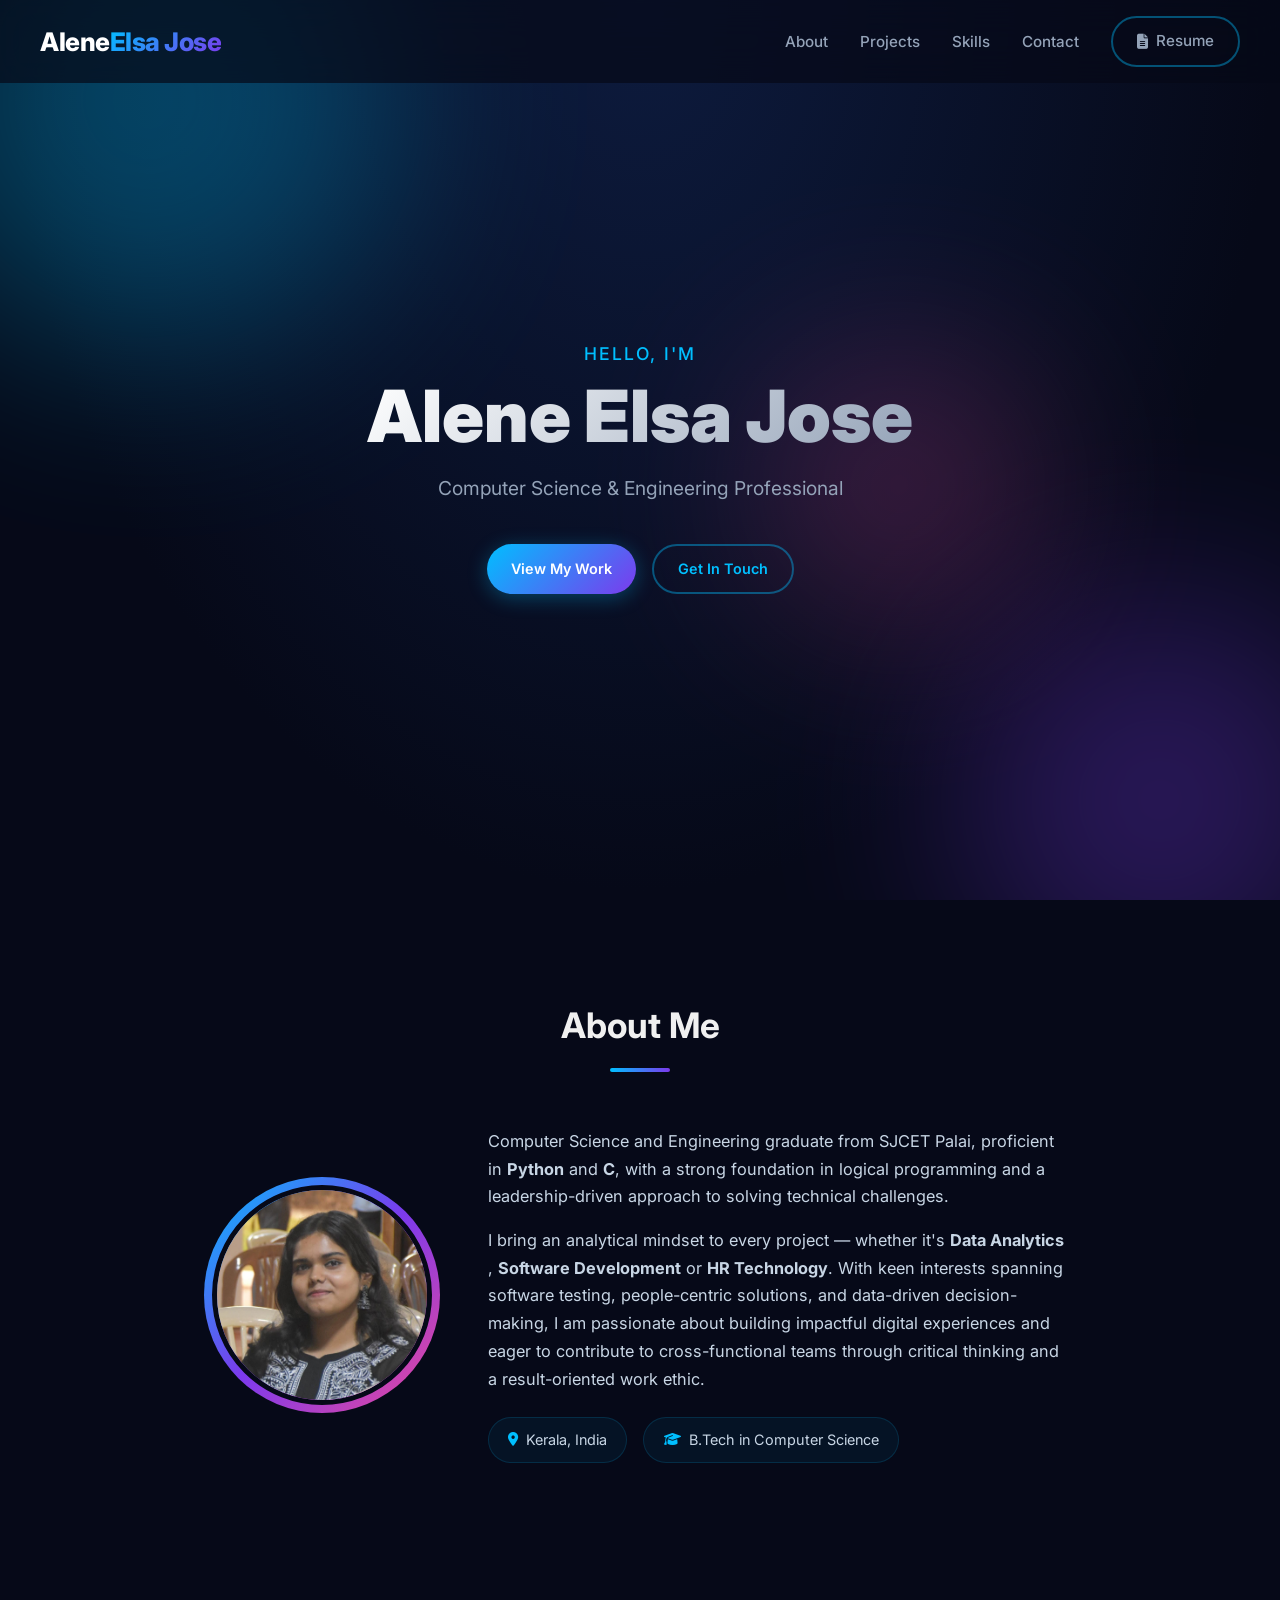
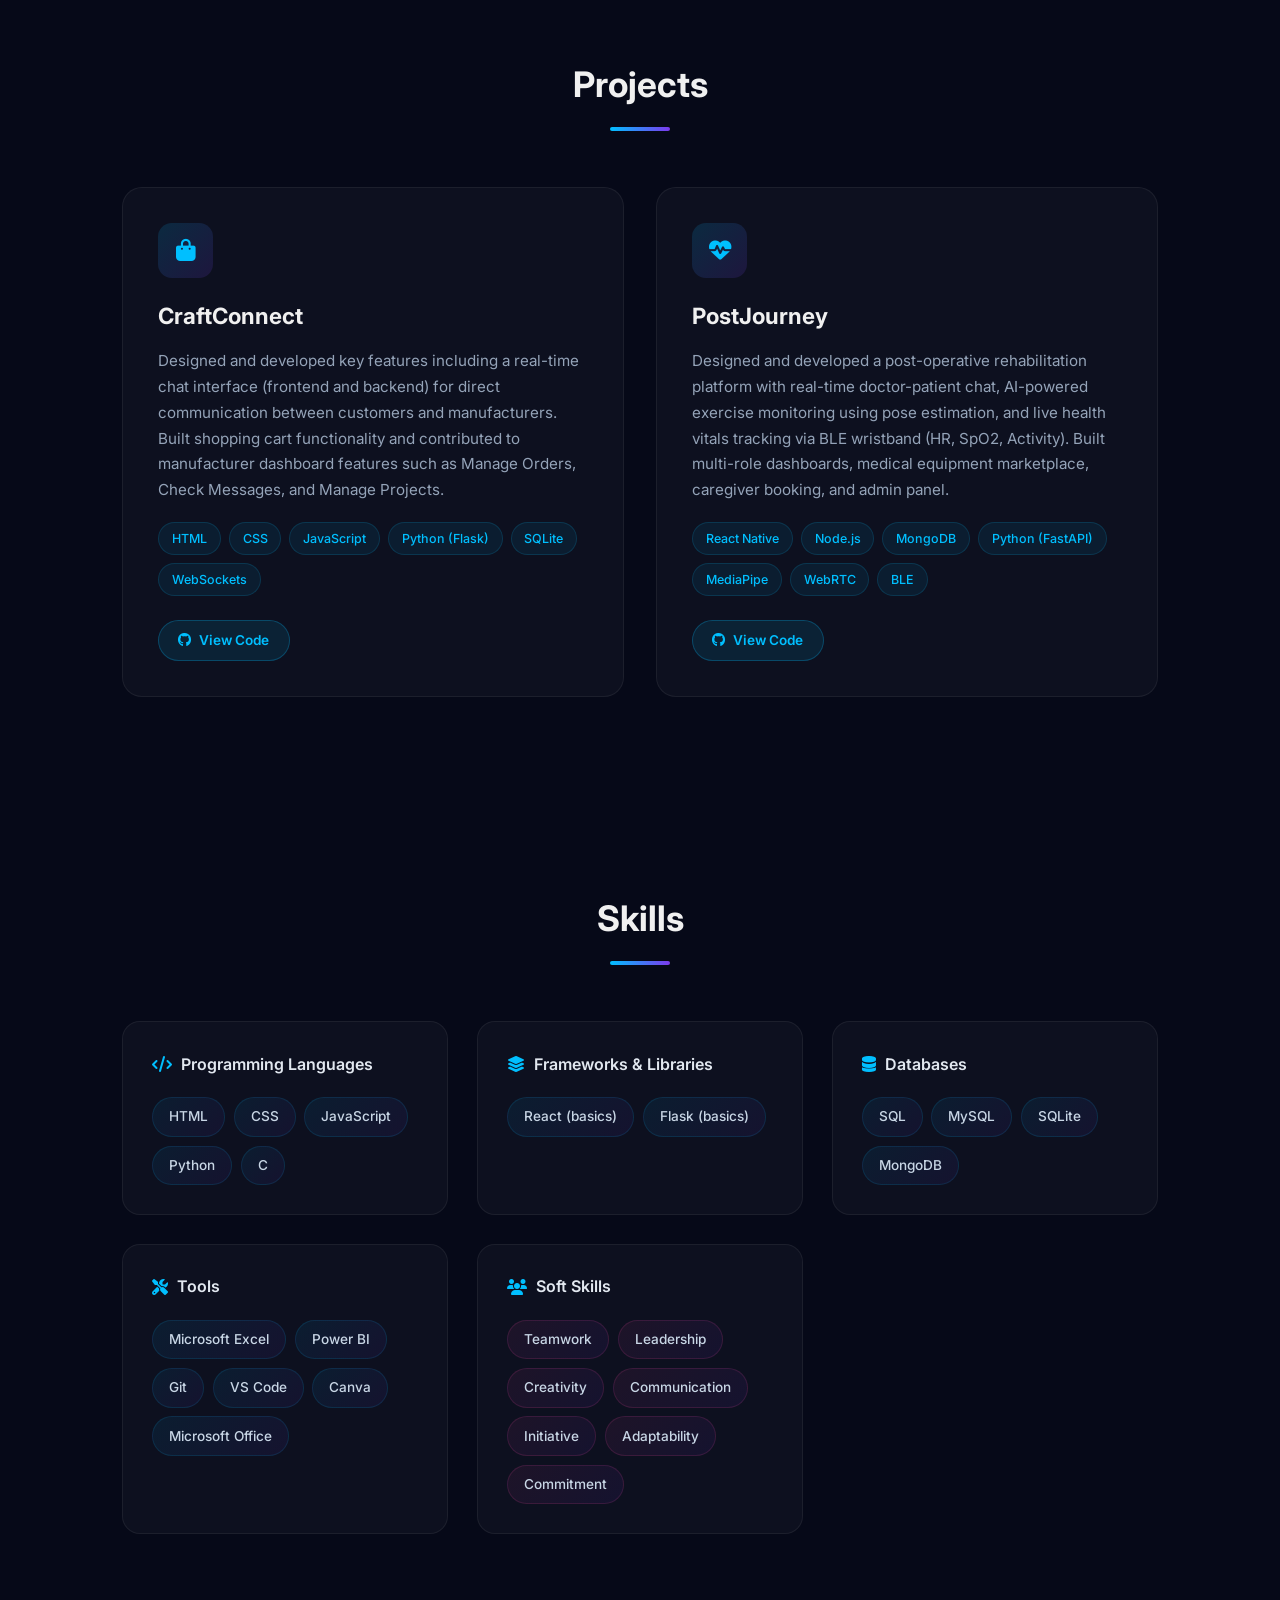
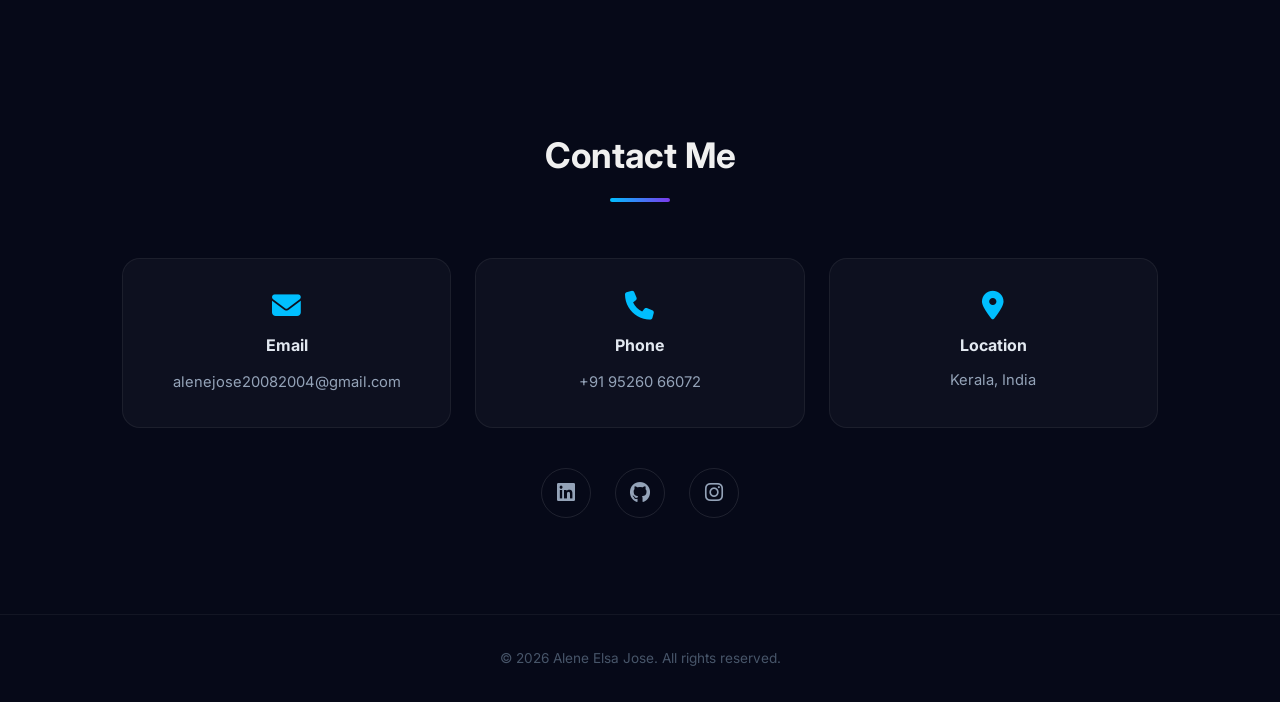
<file: index.html>
<!DOCTYPE html>
<html lang="en">
<head>
  <meta charset="UTF-8" />
  <meta name="viewport" content="width=device-width, initial-scale=1.0" />
  <title>Alene Elsa Jose | Portfolio</title>
  <meta name="description" content="Portfolio of Alene Elsa Jose — Computer Science & Engineering professional proficient in Python, C, and full-stack web development." />
  <link rel="preconnect" href="https://fonts.googleapis.com" />
  <link rel="preconnect" href="https://fonts.gstatic.com" crossorigin />
  <link href="https://fonts.googleapis.com/css2?family=Inter:wght@300;400;500;600;700;800;900&display=swap" rel="stylesheet" />
  <link rel="stylesheet" href="https://cdnjs.cloudflare.com/ajax/libs/font-awesome/6.5.1/css/all.min.css" />
  <link rel="stylesheet" href="style.css" />
  <script src="script.js" defer></script>
</head>
<body>

  <!-- ========== NAVBAR ========== -->
  <header id="navbar">
    <nav>
      <a href="#" class="logo">Alene<span>Elsa Jose</span></a>
      <button class="menu-toggle" id="menuToggle" aria-label="Toggle navigation">
        <span></span><span></span><span></span>
      </button>
      <ul class="nav-links" id="navLinks">
        <li><a href="#about">About</a></li>
        <li><a href="#projects">Projects</a></li>
        <li><a href="#skills">Skills</a></li>
        <li><a href="#contact">Contact</a></li>
        <li>
          <a href="https://drive.google.com/file/d/1TRu9xg5OYhSPnCsSMMrdVNK6aWnpyWXz/view?usp=drivesdk" target="_blank" class="btn btn-outline resume-btn">
            <i class="fas fa-file-alt"></i> Resume
          </a>
        </li>
      </ul>
    </nav>
  </header>

  <!-- ========== HERO ========== -->
  <section class="hero">
    <div class="hero-bg-shapes">
      <div class="shape shape-1"></div>
      <div class="shape shape-2"></div>
      <div class="shape shape-3"></div>
    </div>
    <div class="hero-content reveal">
      <p class="hero-greeting">Hello, I'm</p>
      <h1>Alene Elsa Jose</h1>
      <p class="hero-tagline">Computer Science &amp; Engineering Professional</p>
      <div class="hero-buttons">
        <a href="#projects" class="btn btn-primary">View My Work</a>
        <a href="#contact" class="btn btn-outline">Get In Touch</a>
      </div>
    </div>
  </section>

  <!-- ========== ABOUT ========== -->
  <section id="about" class="section about">
    <div class="section-header reveal">
      <h2>About Me</h2>
      <div class="section-line"></div>
    </div>
    <div class="about-content reveal">
      <div class="about-image-wrapper">
        <div class="about-image-ring"></div>
        <img src="assests/IMG-20250627-WA0007.jpg" alt="Alene Elsa Jose" />
      </div>
      <div class="about-text">
        <p>
          Computer Science and Engineering graduate from SJCET Palai, proficient in <strong>Python</strong> and <strong>C</strong>, with a strong foundation in logical programming and a leadership-driven approach to solving technical challenges.
        </p>
        <p>
          I bring an analytical mindset to every project — whether it's  <strong>Data Analytics</strong> , <strong>Software Development</strong> or <strong>HR Technology</strong>. With keen interests spanning software testing, people-centric solutions, and data-driven decision-making, I am passionate about building impactful digital experiences and eager to contribute to cross-functional teams through critical thinking and a result-oriented work ethic.
        </p>
        <div class="about-highlights">
          <div class="highlight-item">
            <i class="fas fa-map-marker-alt"></i>
            <span>Kerala, India</span>
          </div>
          <div class="highlight-item">
            <i class="fas fa-graduation-cap"></i>
            <span>B.Tech in Computer Science</span>
          </div>

        </div>
      </div>
    </div>
  </section>

  <!-- ========== PROJECTS ========== -->
  <section id="projects" class="section projects">
    <div class="section-header reveal">
      <h2>Projects</h2>
      <div class="section-line"></div>
    </div>
    <div class="projects-grid">

      <!-- Project 1: CraftConnect -->
      <div class="project-card reveal">
        <div class="project-icon"><i class="fas fa-shopping-bag"></i></div>
        <h3>CraftConnect</h3>
        <p>
          Designed and developed key features including a real-time chat interface (frontend and backend) for direct communication between customers and manufacturers. Built shopping cart functionality and contributed to manufacturer dashboard features such as Manage Orders, Check Messages, and Manage Projects.
        </p>
        <div class="project-tech">
          <span>HTML</span><span>CSS</span><span>JavaScript</span><span>Python (Flask)</span><span>SQLite</span><span>WebSockets</span>
        </div>
        <div class="project-buttons">
          <a href="https://github.com/aleneelsa/craftconnect_website" target="_blank" class="btn btn-sm">
            <i class="fab fa-github"></i> View Code
          </a>
        </div>
      </div>

      <!-- Project 2: PostJourney -->
      <div class="project-card reveal">
        <div class="project-icon"><i class="fas fa-heartbeat"></i></div>
        <h3>PostJourney</h3>
        <p>
          Designed and developed a post-operative rehabilitation platform with real-time doctor-patient chat, AI-powered exercise monitoring using pose estimation, and live health vitals tracking via BLE wristband (HR, SpO2, Activity). Built multi-role dashboards, medical equipment marketplace, caregiver booking, and admin panel.
        </p>
        <div class="project-tech">
          <span>React Native</span><span>Node.js</span><span>MongoDB</span><span>Python (FastAPI)</span><span>MediaPipe</span><span>WebRTC</span><span>BLE</span>
        </div>
        <div class="project-buttons">
          <a href="https://github.com/aleneelsa" target="_blank" class="btn btn-sm">
            <i class="fab fa-github"></i> View Code
          </a>
        </div>
      </div>

    </div>
  </section>

  <!-- ========== SKILLS ========== -->
  <section id="skills" class="section skills">
    <div class="section-header reveal">
      <h2>Skills</h2>
      <div class="section-line"></div>
    </div>

    <div class="skills-container reveal">
      <!-- Technical Skills -->
      <div class="skill-category">
        <h3><i class="fas fa-code"></i> Programming Languages</h3>
        <div class="skill-tags">
          <span>HTML</span><span>CSS</span><span>JavaScript</span><span>Python</span><span>C</span>
        </div>
      </div>

      <div class="skill-category">
        <h3><i class="fas fa-layer-group"></i> Frameworks &amp; Libraries</h3>
        <div class="skill-tags">
          <span>React (basics)</span><span>Flask (basics)</span>
        </div>
      </div>

      <div class="skill-category">
        <h3><i class="fas fa-database"></i> Databases</h3>
        <div class="skill-tags">
          <span>SQL</span><span>MySQL</span><span>SQLite</span><span>MongoDB</span>
        </div>
      </div>

      <div class="skill-category">
        <h3><i class="fas fa-tools"></i> Tools</h3>
        <div class="skill-tags">
          <span>Microsoft Excel</span><span>Power BI</span><span>Git</span><span>VS Code</span><span>Canva</span><span>Microsoft Office</span>
        </div>
      </div>

      <div class="skill-category">
        <h3><i class="fas fa-users"></i> Soft Skills</h3>
        <div class="skill-tags soft">
          <span>Teamwork</span><span>Leadership</span><span>Creativity</span><span>Communication</span><span>Initiative</span><span>Adaptability</span><span>Commitment</span>
        </div>
      </div>
    </div>
  </section>

  <!-- ========== CONTACT ========== -->
  <section id="contact" class="section contact">
    <div class="section-header reveal">
      <h2>Contact Me</h2>
      <div class="section-line"></div>
    </div>
    <div class="contact-content reveal">
      <div class="contact-card">
        <i class="fas fa-envelope"></i>
        <h4>Email</h4>
        <a href="mailto:alenejose20082004@gmail.com">alenejose20082004@gmail.com</a>
      </div>
      <div class="contact-card">
        <i class="fas fa-phone"></i>
        <h4>Phone</h4>
        <a href="tel:+919526066072">+91 95260 66072</a>
      </div>
      <div class="contact-card">
        <i class="fas fa-map-marker-alt"></i>
        <h4>Location</h4>
        <p>Kerala, India</p>
      </div>
    </div>
    <div class="contact-socials reveal">
      <a href="https://www.linkedin.com/in/alene-elsa-jose-287001280/" target="_blank" title="LinkedIn"><i class="fab fa-linkedin"></i></a>
      <a href="https://github.com/aleneelsa" target="_blank" title="GitHub"><i class="fab fa-github"></i></a>
      <a href="https://instagram.com/alene_ej" target="_blank" title="Instagram"><i class="fab fa-instagram"></i></a>
    </div>
  </section>

  <!-- ========== FOOTER ========== -->
  <footer>
    <p>&copy; 2026 Alene Elsa Jose. All rights reserved.</p>
  </footer>

</body>
</html>
</file>
<file: style.css>
/* ===== RESET & BASE ===== */
*,
*::before,
*::after {
  margin: 0;
  padding: 0;
  box-sizing: border-box;
}

html {
  scroll-behavior: smooth;
}

body {
  font-family: 'Inter', sans-serif;
  background: #060918;
  color: #c8d6e5;
  line-height: 1.7;
  overflow-x: hidden;
}

h1, h2, h3, h4 {
  color: #f0f0f0;
  font-weight: 700;
}

a {
  text-decoration: none;
  color: inherit;
}

img {
  max-width: 100%;
  display: block;
}

/* ===== NAVBAR ===== */
header {
  position: fixed;
  top: 0;
  left: 0;
  width: 100%;
  padding: 1rem 2.5rem;
  background: rgba(6, 9, 24, 0.7);
  backdrop-filter: blur(18px);
  -webkit-backdrop-filter: blur(18px);
  z-index: 1000;
  transition: box-shadow 0.3s, padding 0.3s;
}

header.scrolled {
  box-shadow: 0 4px 30px rgba(0, 191, 255, 0.08);
  padding: 0.7rem 2.5rem;
}

nav {
  max-width: 1200px;
  margin: 0 auto;
  display: flex;
  justify-content: space-between;
  align-items: center;
}

.logo {
  font-size: 1.6rem;
  font-weight: 800;
  color: #fff;
  letter-spacing: -0.5px;
}

.logo span {
  background: linear-gradient(135deg, #00bfff, #7c3aed);
  -webkit-background-clip: text;
  -webkit-text-fill-color: transparent;
  background-clip: text;
}

.nav-links {
  list-style: none;
  display: flex;
  align-items: center;
  gap: 2rem;
}

.nav-links li a {
  color: #94a3b8;
  font-weight: 500;
  font-size: 0.95rem;
  position: relative;
  transition: color 0.3s;
}

.nav-links li a:not(.btn)::after {
  content: '';
  position: absolute;
  bottom: -4px;
  left: 0;
  width: 0;
  height: 2px;
  background: linear-gradient(90deg, #00bfff, #7c3aed);
  transition: width 0.3s;
}

.nav-links li a:not(.btn):hover {
  color: #fff;
}

.nav-links li a:not(.btn):hover::after {
  width: 100%;
}

/* Mobile menu toggle */
.menu-toggle {
  display: none;
  flex-direction: column;
  gap: 5px;
  background: none;
  border: none;
  cursor: pointer;
  z-index: 1100;
}

.menu-toggle span {
  width: 26px;
  height: 2px;
  background: #fff;
  border-radius: 2px;
  transition: 0.3s;
}

/* ===== BUTTONS ===== */
.btn {
  display: inline-flex;
  align-items: center;
  gap: 0.5rem;
  padding: 0.65rem 1.5rem;
  border-radius: 50px;
  font-weight: 600;
  font-size: 0.9rem;
  transition: all 0.3s ease;
  cursor: pointer;
  border: none;
}

.btn-primary {
  background: linear-gradient(135deg, #00bfff, #7c3aed);
  color: #fff;
  box-shadow: 0 4px 20px rgba(0, 191, 255, 0.3);
}

.btn-primary:hover {
  transform: translateY(-2px);
  box-shadow: 0 8px 30px rgba(0, 191, 255, 0.45);
}

.btn-outline {
  background: transparent;
  color: #00bfff;
  border: 2px solid rgba(0, 191, 255, 0.4);
}

.btn-outline:hover {
  background: rgba(0, 191, 255, 0.1);
  border-color: #00bfff;
  transform: translateY(-2px);
}

.btn-sm {
  padding: 0.5rem 1.2rem;
  font-size: 0.85rem;
  background: rgba(0, 191, 255, 0.1);
  color: #00bfff;
  border: 1px solid rgba(0, 191, 255, 0.25);
  border-radius: 50px;
}

.btn-sm:hover {
  background: rgba(0, 191, 255, 0.2);
  transform: translateY(-1px);
}

/* ===== HERO ===== */
.hero {
  min-height: 100vh;
  display: flex;
  justify-content: center;
  align-items: center;
  text-align: center;
  padding: 6rem 2rem 4rem;
  position: relative;
  overflow: hidden;
  background: radial-gradient(ellipse at 50% 0%, #0d1b3e 0%, #060918 70%);
}

.hero-bg-shapes {
  position: absolute;
  inset: 0;
  pointer-events: none;
}

.shape {
  position: absolute;
  border-radius: 50%;
  filter: blur(100px);
  opacity: 0.3;
}

.shape-1 {
  width: 500px;
  height: 500px;
  background: #00bfff;
  top: -150px;
  left: -100px;
  animation: float 8s ease-in-out infinite;
}

.shape-2 {
  width: 400px;
  height: 400px;
  background: #7c3aed;
  bottom: -100px;
  right: -80px;
  animation: float 10s ease-in-out infinite reverse;
}

.shape-3 {
  width: 250px;
  height: 250px;
  background: #ec4899;
  top: 40%;
  right: 20%;
  animation: float 12s ease-in-out infinite;
}

@keyframes float {
  0%, 100% { transform: translate(0, 0); }
  25% { transform: translate(30px, -20px); }
  50% { transform: translate(-20px, 30px); }
  75% { transform: translate(20px, 20px); }
}

.hero-content {
  position: relative;
  z-index: 1;
}

.hero-greeting {
  font-size: 1.1rem;
  color: #00bfff;
  font-weight: 500;
  letter-spacing: 2px;
  text-transform: uppercase;
  margin-bottom: 0.5rem;
}

.hero-content h1 {
  font-size: clamp(2.5rem, 6vw, 4.5rem);
  font-weight: 900;
  line-height: 1.1;
  margin-bottom: 1rem;
  background: linear-gradient(135deg, #ffffff 0%, #94a3b8 100%);
  -webkit-background-clip: text;
  -webkit-text-fill-color: transparent;
  background-clip: text;
}

.hero-tagline {
  font-size: 1.2rem;
  color: #94a3b8;
  margin-bottom: 2.5rem;
  font-weight: 400;
}

.hero-buttons {
  display: flex;
  gap: 1rem;
  justify-content: center;
  flex-wrap: wrap;
}

/* ===== SECTION COMMON ===== */
.section {
  padding: 6rem 2rem;
  max-width: 1100px;
  margin: 0 auto;
}

.section-header {
  text-align: center;
  margin-bottom: 3.5rem;
}

.section-header h2 {
  font-size: 2.2rem;
  margin-bottom: 0.75rem;
}

.section-line {
  width: 60px;
  height: 4px;
  background: linear-gradient(90deg, #00bfff, #7c3aed);
  border-radius: 2px;
  margin: 0 auto;
}

/* ===== REVEAL ANIMATION ===== */
.reveal {
  opacity: 0;
  transform: translateY(40px);
  transition: opacity 0.8s cubic-bezier(0.16, 1, 0.3, 1), transform 0.8s cubic-bezier(0.16, 1, 0.3, 1);
}

.reveal.visible {
  opacity: 1;
  transform: translateY(0);
}

/* ===== ABOUT ===== */
.about-content {
  display: flex;
  align-items: center;
  gap: 3.5rem;
  flex-wrap: wrap;
  justify-content: center;
}

.about-image-wrapper {
  position: relative;
  flex-shrink: 0;
}

.about-image-ring {
  position: absolute;
  inset: -8px;
  border-radius: 50%;
  background: linear-gradient(135deg, #00bfff, #7c3aed, #ec4899);
  z-index: 0;
  animation: spin 6s linear infinite;
}

@keyframes spin {
  to { transform: rotate(360deg); }
}

.about-image-wrapper img {
  width: 220px;
  height: 220px;
  border-radius: 50%;
  object-fit: cover;
  position: relative;
  z-index: 1;
  border: 5px solid #060918;
}

.about-text {
  max-width: 580px;
  text-align: left;
}

.about-text p {
  margin-bottom: 1rem;
  font-size: 1.02rem;
}

.about-highlights {
  display: flex;
  flex-wrap: wrap;
  gap: 1rem;
  margin-top: 1.5rem;
}

.highlight-item {
  display: flex;
  align-items: center;
  gap: 0.5rem;
  padding: 0.6rem 1.2rem;
  background: rgba(0, 191, 255, 0.06);
  border: 1px solid rgba(0, 191, 255, 0.15);
  border-radius: 50px;
  font-size: 0.9rem;
  color: #c8d6e5;
}

.highlight-item i {
  color: #00bfff;
  font-size: 0.85rem;
}

/* ===== PROJECTS ===== */
.projects-grid {
  display: grid;
  grid-template-columns: repeat(auto-fit, minmax(340px, 1fr));
  gap: 2rem;
}

.project-card {
  background: rgba(255, 255, 255, 0.03);
  border: 1px solid rgba(255, 255, 255, 0.06);
  border-radius: 20px;
  padding: 2.2rem;
  transition: transform 0.4s ease, box-shadow 0.4s ease, border-color 0.4s ease;
  position: relative;
  overflow: hidden;
}

.project-card::before {
  content: '';
  position: absolute;
  inset: 0;
  background: linear-gradient(135deg, rgba(0,191,255,0.05), rgba(124,58,237,0.05));
  opacity: 0;
  transition: opacity 0.4s;
}

.project-card:hover {
  transform: translateY(-6px);
  box-shadow: 0 20px 50px rgba(0, 0, 0, 0.3);
  border-color: rgba(0, 191, 255, 0.2);
}

.project-card:hover::before {
  opacity: 1;
}

.project-icon {
  width: 55px;
  height: 55px;
  border-radius: 14px;
  background: linear-gradient(135deg, rgba(0,191,255,0.15), rgba(124,58,237,0.15));
  display: flex;
  align-items: center;
  justify-content: center;
  margin-bottom: 1.2rem;
  font-size: 1.4rem;
  color: #00bfff;
  position: relative;
  z-index: 1;
}

.project-card h3 {
  font-size: 1.4rem;
  margin-bottom: 0.8rem;
  position: relative;
  z-index: 1;
}

.project-card p {
  font-size: 0.95rem;
  color: #94a3b8;
  margin-bottom: 1.2rem;
  line-height: 1.7;
  position: relative;
  z-index: 1;
}

.project-tech {
  display: flex;
  flex-wrap: wrap;
  gap: 0.5rem;
  margin-bottom: 1.5rem;
  position: relative;
  z-index: 1;
}

.project-tech span {
  padding: 0.3rem 0.8rem;
  background: rgba(0, 191, 255, 0.08);
  border: 1px solid rgba(0, 191, 255, 0.15);
  border-radius: 50px;
  font-size: 0.78rem;
  color: #00bfff;
  font-weight: 500;
}

.project-buttons {
  position: relative;
  z-index: 1;
}

/* ===== SKILLS ===== */
.skills-container {
  display: grid;
  grid-template-columns: repeat(auto-fit, minmax(260px, 1fr));
  gap: 1.8rem;
}

.skill-category {
  background: rgba(255, 255, 255, 0.03);
  border: 1px solid rgba(255, 255, 255, 0.06);
  border-radius: 18px;
  padding: 1.8rem;
  transition: transform 0.3s, border-color 0.3s;
}

.skill-category:hover {
  transform: translateY(-4px);
  border-color: rgba(0, 191, 255, 0.2);
}

.skill-category h3 {
  font-size: 1rem;
  font-weight: 600;
  margin-bottom: 1.2rem;
  color: #e2e8f0;
  display: flex;
  align-items: center;
  gap: 0.6rem;
}

.skill-category h3 i {
  color: #00bfff;
  font-size: 1rem;
}

.skill-tags {
  display: flex;
  flex-wrap: wrap;
  gap: 0.55rem;
}

.skill-tags span {
  padding: 0.45rem 1rem;
  background: linear-gradient(135deg, rgba(0,191,255,0.08), rgba(124,58,237,0.08));
  border: 1px solid rgba(0, 191, 255, 0.12);
  border-radius: 50px;
  font-size: 0.85rem;
  font-weight: 500;
  color: #c8d6e5;
  transition: all 0.3s;
}

.skill-tags span:hover {
  background: rgba(0, 191, 255, 0.15);
  border-color: rgba(0, 191, 255, 0.3);
  color: #fff;
  transform: translateY(-2px);
}

.skill-tags.soft span {
  background: linear-gradient(135deg, rgba(236,72,153,0.08), rgba(124,58,237,0.08));
  border-color: rgba(236, 72, 153, 0.15);
}

.skill-tags.soft span:hover {
  background: rgba(236, 72, 153, 0.15);
  border-color: rgba(236, 72, 153, 0.3);
}

/* ===== CONTACT ===== */
.contact {
  text-align: center;
}

.contact-content {
  display: grid;
  grid-template-columns: repeat(auto-fit, minmax(220px, 1fr));
  gap: 1.5rem;
  margin-bottom: 2.5rem;
}

.contact-card {
  background: rgba(255, 255, 255, 0.03);
  border: 1px solid rgba(255, 255, 255, 0.06);
  border-radius: 18px;
  padding: 2rem 1.5rem;
  transition: transform 0.3s, border-color 0.3s;
}

.contact-card:hover {
  transform: translateY(-4px);
  border-color: rgba(0, 191, 255, 0.2);
}

.contact-card i {
  font-size: 1.8rem;
  color: #00bfff;
  margin-bottom: 0.8rem;
}

.contact-card h4 {
  font-size: 1rem;
  margin-bottom: 0.5rem;
  color: #e2e8f0;
}

.contact-card a,
.contact-card p {
  color: #94a3b8;
  font-size: 0.92rem;
  transition: color 0.3s;
}

.contact-card a:hover {
  color: #00bfff;
}

.contact-socials {
  display: flex;
  justify-content: center;
  gap: 1.5rem;
  margin-top: 1rem;
}

.contact-socials a {
  width: 50px;
  height: 50px;
  border-radius: 50%;
  border: 1px solid rgba(255,255,255,0.1);
  display: flex;
  align-items: center;
  justify-content: center;
  font-size: 1.3rem;
  color: #94a3b8;
  transition: all 0.3s;
}

.contact-socials a:hover {
  background: linear-gradient(135deg, #00bfff, #7c3aed);
  border-color: transparent;
  color: #fff;
  transform: translateY(-3px);
  box-shadow: 0 8px 25px rgba(0, 191, 255, 0.25);
}

/* ===== FOOTER ===== */
footer {
  text-align: center;
  padding: 2rem;
  border-top: 1px solid rgba(255, 255, 255, 0.05);
  color: #475569;
  font-size: 0.85rem;
}

/* ===== RESPONSIVE ===== */
@media (max-width: 768px) {
  header {
    padding: 1rem 1.5rem;
  }

  .menu-toggle {
    display: flex;
  }

  .nav-links {
    position: fixed;
    top: 0;
    right: -100%;
    width: 280px;
    height: 100vh;
    background: rgba(6, 9, 24, 0.97);
    backdrop-filter: blur(20px);
    flex-direction: column;
    justify-content: center;
    gap: 2.5rem;
    transition: right 0.4s cubic-bezier(0.16, 1, 0.3, 1);
    box-shadow: -10px 0 40px rgba(0,0,0,0.5);
  }

  .nav-links.active {
    right: 0;
  }

  .menu-toggle.active span:nth-child(1) {
    transform: rotate(45deg) translate(5px, 5px);
  }

  .menu-toggle.active span:nth-child(2) {
    opacity: 0;
  }

  .menu-toggle.active span:nth-child(3) {
    transform: rotate(-45deg) translate(5px, -5px);
  }

  .hero-content h1 {
    font-size: 2.5rem;
  }

  .about-content {
    flex-direction: column;
    text-align: center;
  }

  .about-text {
    text-align: center;
  }

  .about-highlights {
    justify-content: center;
  }

  .projects-grid {
    grid-template-columns: 1fr;
  }

  .section {
    padding: 4rem 1.5rem;
  }
}
</file>
